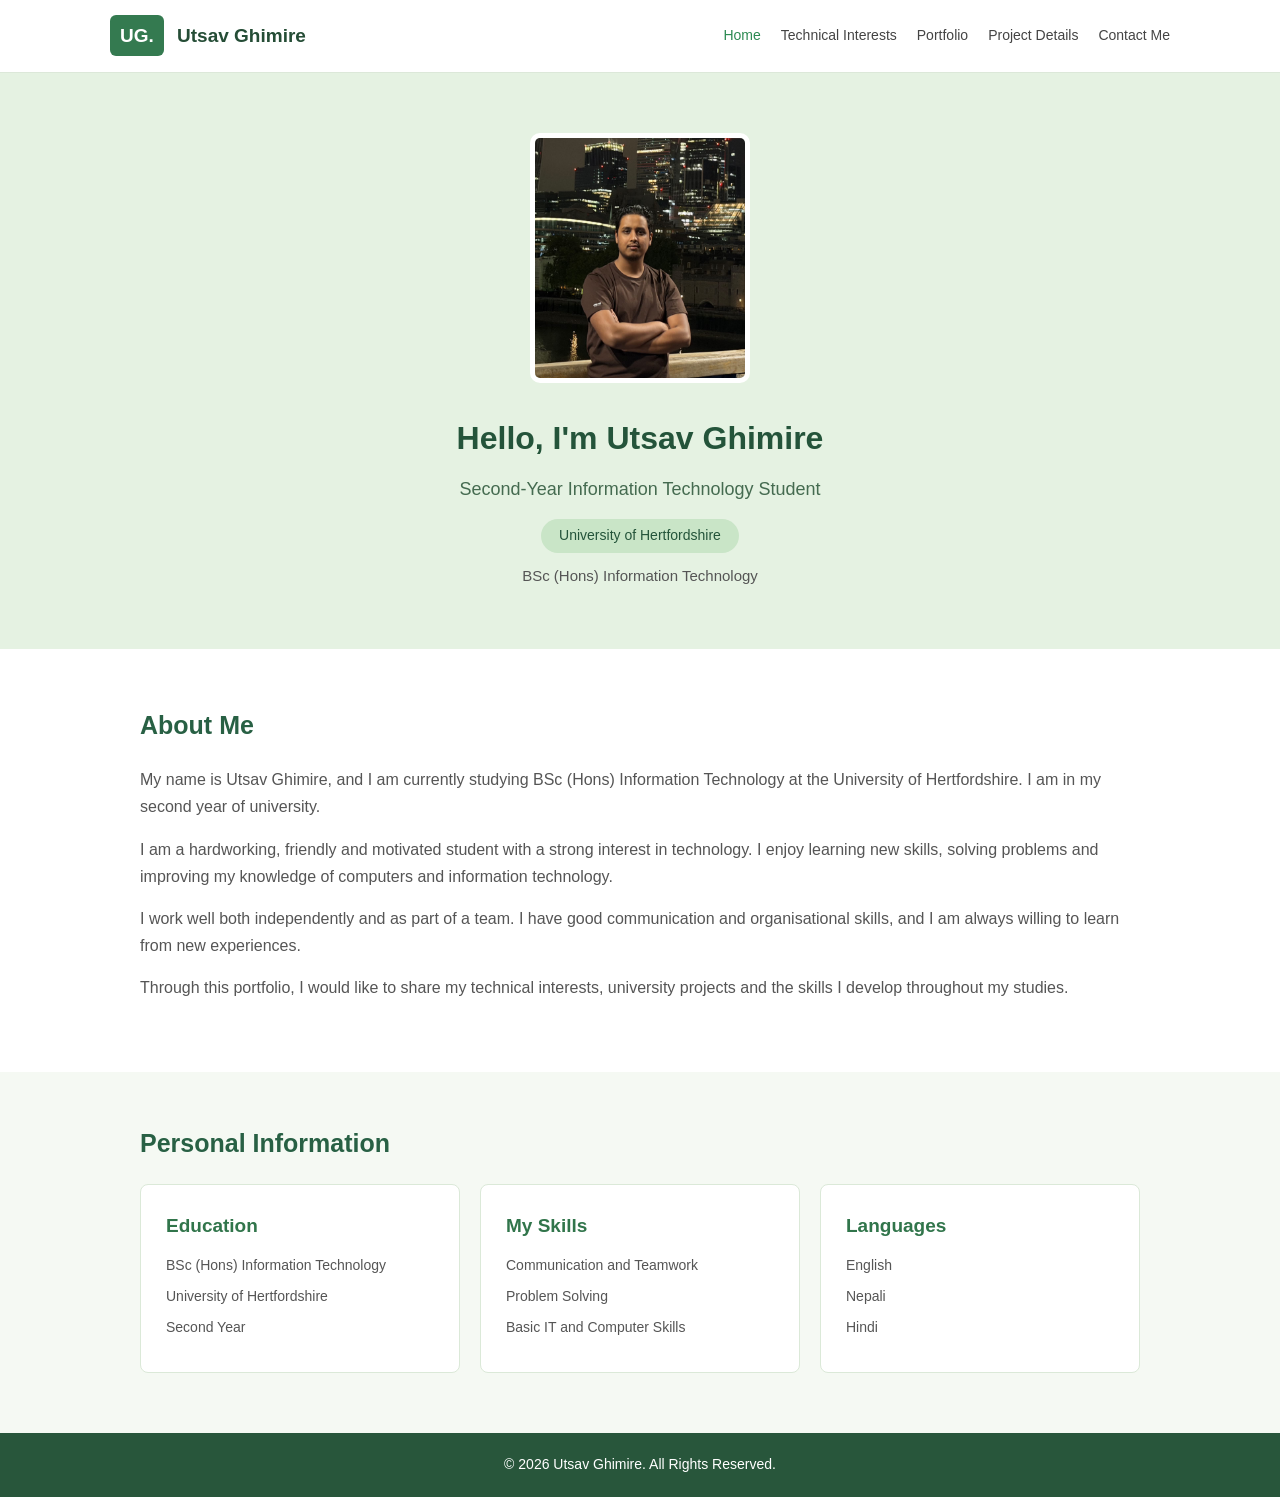
<file: index.html>
<!DOCTYPE html>
<html lang="en">
<head>
    <meta charset="UTF-8">
    <meta name="viewport" content="width=device-width, initial-scale=1.0">
    <title>Utsav Ghimire | Personal Portfolio</title>
    <link rel="stylesheet" href="css/style.css">
</head>
<body>

    <!-- Navigation -->
    <header>
        <nav class="navbar">
            <a href="index.html" class="logo">
                <span>UG.</span> Utsav Ghimire
            </a>

            <div class="nav-links">
                <a href="index.html" class="active">Home</a>
                <a href="technical-interests.html">Technical Interests</a>
                <a href="portfolio.html">Portfolio</a>
                <a href="project-details.html">Project Details</a>
                <a href="contact.html">Contact Me</a>
            </div>
        </nav>
    </header>

    <main>

        <!-- Profile Section -->
        <section class="profile">
            <div class="container">

                <img src="img/me.jpeg"
                     alt="Profile photograph of Utsav Ghimire"
                     class="profile-img">

                <h1>Hello, I'm Utsav Ghimire</h1>

                <p class="student-title">
                    Second-Year Information Technology Student
                </p>

                <p class="university">
                    University of Hertfordshire
                </p>

                <p class="degree">
                    BSc (Hons) Information Technology
                </p>

            </div>
        </section>

        <!-- About Me -->
        <section class="about">
            <div class="container">

                <h2>About Me</h2>

                <p>
                    My name is Utsav Ghimire, and I am currently
                    studying BSc (Hons) Information Technology
                    at the University of Hertfordshire.
                    I am in my second year of university.
                </p>

                <p>
                    I am a hardworking, friendly and motivated
                    student with a strong interest in technology.
                    I enjoy learning new skills, solving problems
                    and improving my knowledge of computers
                    and information technology.
                </p>

                <p>
                    I work well both independently and as part
                    of a team. I have good communication and
                    organisational skills, and I am always
                    willing to learn from new experiences.
                </p>

                <p>
                    Through this portfolio, I would like to
                    share my technical interests, university
                    projects and the skills I develop
                    throughout my studies.
                </p>

            </div>
        </section>

        <!-- Personal Information -->
        <section class="information">
            <div class="container">

                <h2>Personal Information</h2>

                <div class="info-grid">

                    <div class="info-box">
                        <h3>Education</h3>
                        <p>BSc (Hons) Information Technology</p>
                        <p>University of Hertfordshire</p>
                        <p>Second Year</p>
                    </div>

                    <div class="info-box">
                        <h3>My Skills</h3>
                        <p>Communication and Teamwork</p>
                        <p>Problem Solving</p>
                        <p>Basic IT and Computer Skills</p>
                    </div>

                    <div class="info-box">
                        <h3>Languages</h3>
                        <p>English</p>
                        <p>Nepali</p>
                        <p>Hindi</p>
                    </div>

                </div>
            </div>
        </section>

    </main>

    <!-- Footer -->
    <footer>
        <p>&copy; 2026 Utsav Ghimire. All Rights Reserved.</p>
    </footer>

</body>
</html>
</file>
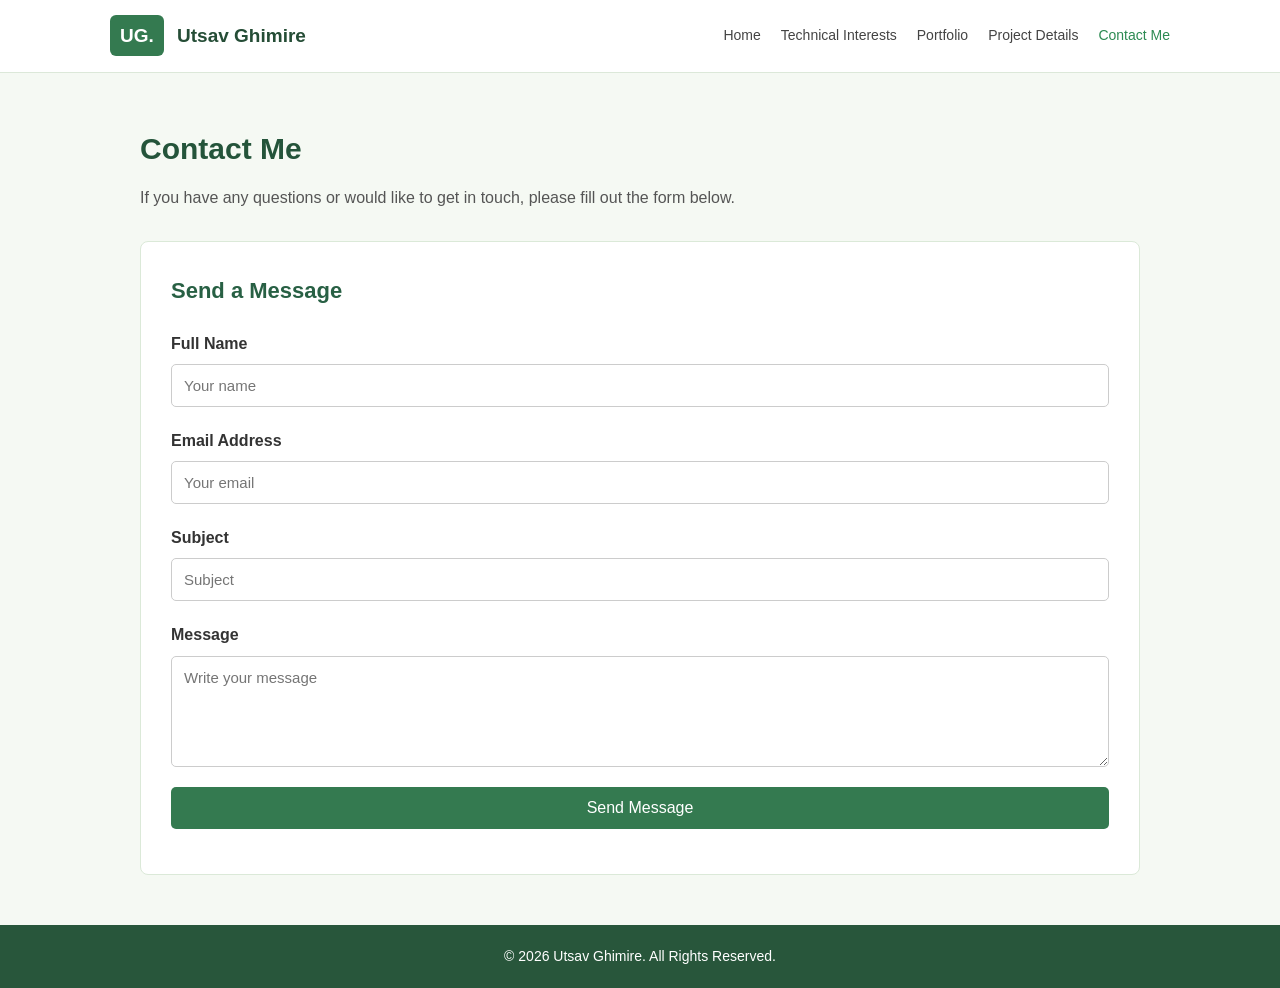
<file: contact.html>
<!DOCTYPE html>
<html lang="en">
<head>
    <meta charset="UTF-8">
    <meta name="viewport" content="width=device-width, initial-scale=1.0">
    <title>Utsav Ghimire | Personal Portfolio</title>
    <link rel="stylesheet" href="css/style.css">
</head>
<body>

    <!-- Navigation -->
    <header>
        <nav class="navbar">
            <a href="index.html" class="logo">
                <span>UG.</span> Utsav Ghimire
            </a>

            <div class="nav-links">
                <a href="index.html" >Home</a>
                <a href="technical-interests.html" >Technical Interests</a>
                <a href="portfolio.html" >Portfolio</a>
                <a href="project-details.html" >Project Details</a>
                <a href="contact.html" class="active">Contact Me</a>
            </div>
        </nav>
    </header>
    <!-- Contact Me Section -->
    <section class="contact">
        <div class="container">

            <h1>Contact Me</h1>
            <p class="contact-intro">
                If you have any questions or would like to
                get in touch, please fill out the form below.
            </p>

            <div class="contact-box">

                <h2>Send a Message</h2>

                <form id="contactForm" novalidate>

                    <label for="name">Full Name</label>
                    <input type="text" id="name"
                        name="name" placeholder="Your name"
                        autocomplete="name" required>

                    <label for="email">Email Address</label>
                    <input type="email" id="email"
                        name="email" placeholder="Your email"
                        autocomplete="email" required>

                    <label for="subject">Subject</label>
                    <input type="text" id="subject"
                        name="subject" placeholder="Subject"
                        required>

                    <label for="message">Message</label>
                    <textarea id="message" name="message"
                            rows="5"
                            placeholder="Write your message"
                            required></textarea>

                    <button type="submit">Send Message</button>

                    <p id="formMessage" role="status"
                    aria-live="polite"></p>

                </form>

            </div>
        </div>
    </section>
    <!-- Footer -->
    <footer>
        <p>&copy; 2026 Utsav Ghimire. All Rights Reserved.</p>
    </footer>
    <script>
        const form = document.getElementById("contactForm");

        form.addEventListener("submit", function(event) {
            event.preventDefault();

            const name = document.getElementById("name").value.trim();
            const email = document.getElementById("email").value.trim();
            const subject = document.getElementById("subject").value.trim();
            const message = document.getElementById("message").value.trim();

            if (name === "" || email === "" || subject === "" || message === "") {
                alert("Please fill in all fields.");
                return;
            }

            if (!email.includes("@") || !email.includes(".")) {
                alert("Please enter a valid email address.");
                return;
            }

            alert("Form validated successfully! This is a demo, so no message was sent.");
            form.reset();
        });
    </script>


</body>
</html>
</file>
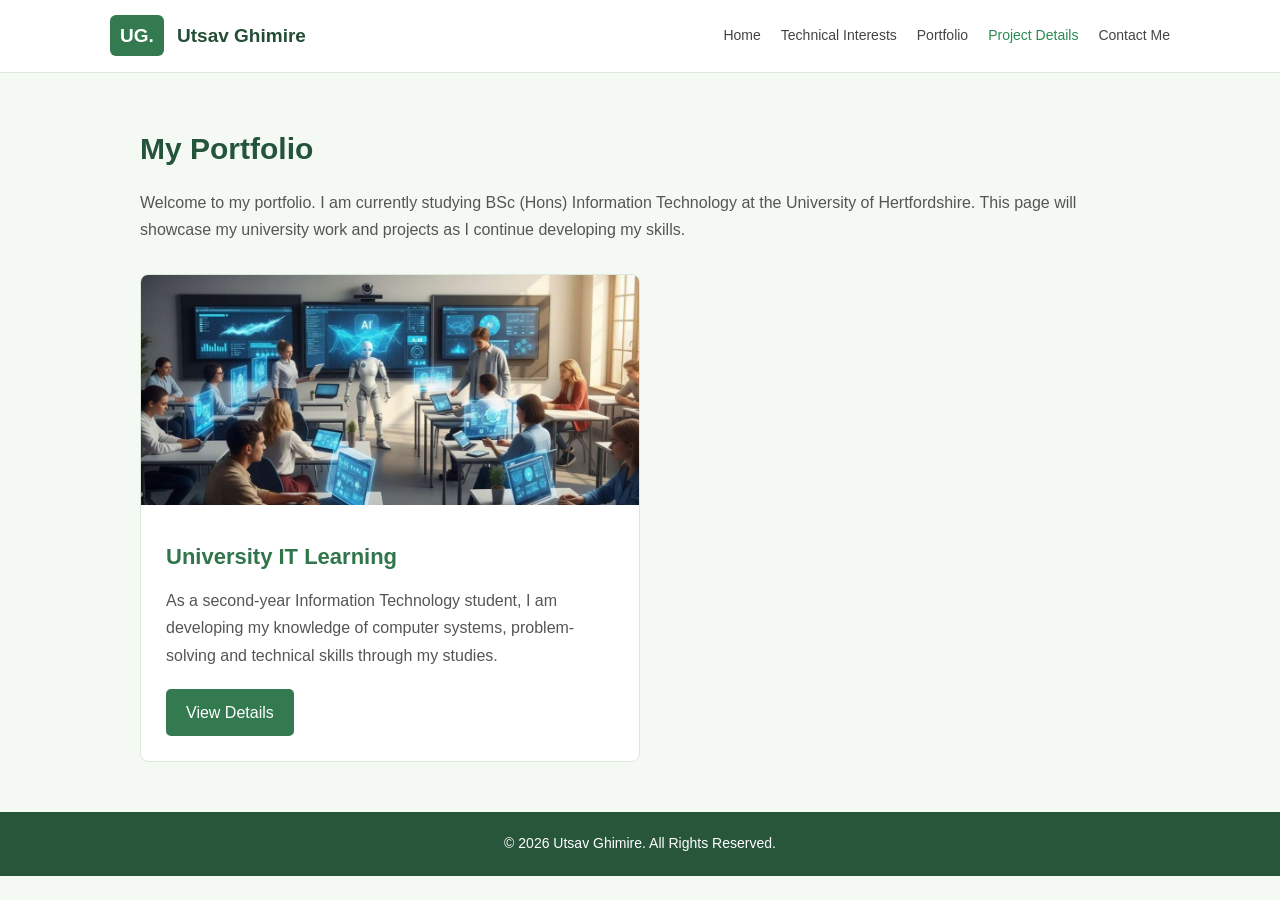
<file: portfolio.html>
<!DOCTYPE html>
<html lang="en">
<head>
    <meta charset="UTF-8">
    <meta name="viewport" content="width=device-width, initial-scale=1.0">
    <title>Utsav Ghimire | Personal Portfolio</title>
    <link rel="stylesheet" href="css/style.css">
</head>
<body>

    <!-- Navigation -->
    <header>
        <nav class="navbar">
            <a href="index.html" class="logo">
                <span>UG.</span> Utsav Ghimire
            </a>

            <div class="nav-links">
                <a href="index.html" >Home</a>
                <a href="technical-interests.html" >Technical Interests</a>
                <a href="portfolio.html" >Portfolio</a>
                <a href="project-details.html" class="active">Project Details</a>
                <a href="contact.html">Contact Me</a>
            </div>
        </nav>
    </header>

    <!-- Portfolio Section -->
    <section class="portfolio">
        <div class="container">

            <h1>My Portfolio</h1>
            <p class="portfolio-intro">
                Welcome to my portfolio. I am currently studying
                BSc (Hons) Information Technology at the
                University of Hertfordshire. This page will
                showcase my university work and projects
                as I continue developing my skills.
            </p>

            <div class="portfolio-card">
                <img src="img/IT.jfif"
                    alt="Laptop and computer workspace">

                <div class="portfolio-content">
                    <h2>University IT Learning</h2>

                    <p>
                        As a second-year Information Technology
                        student, I am developing my knowledge
                        of computer systems, problem-solving
                        and technical skills through my studies.
                    </p>

                    <a href="project-details.html" class="view-btn">
                        View Details
                    </a>
                </div>
            </div>

        </div>
    </section>

    <!-- Footer -->
    <footer>
        <p>&copy; 2026 Utsav Ghimire. All Rights Reserved.</p>
    </footer>

</body>
</html>
</file>
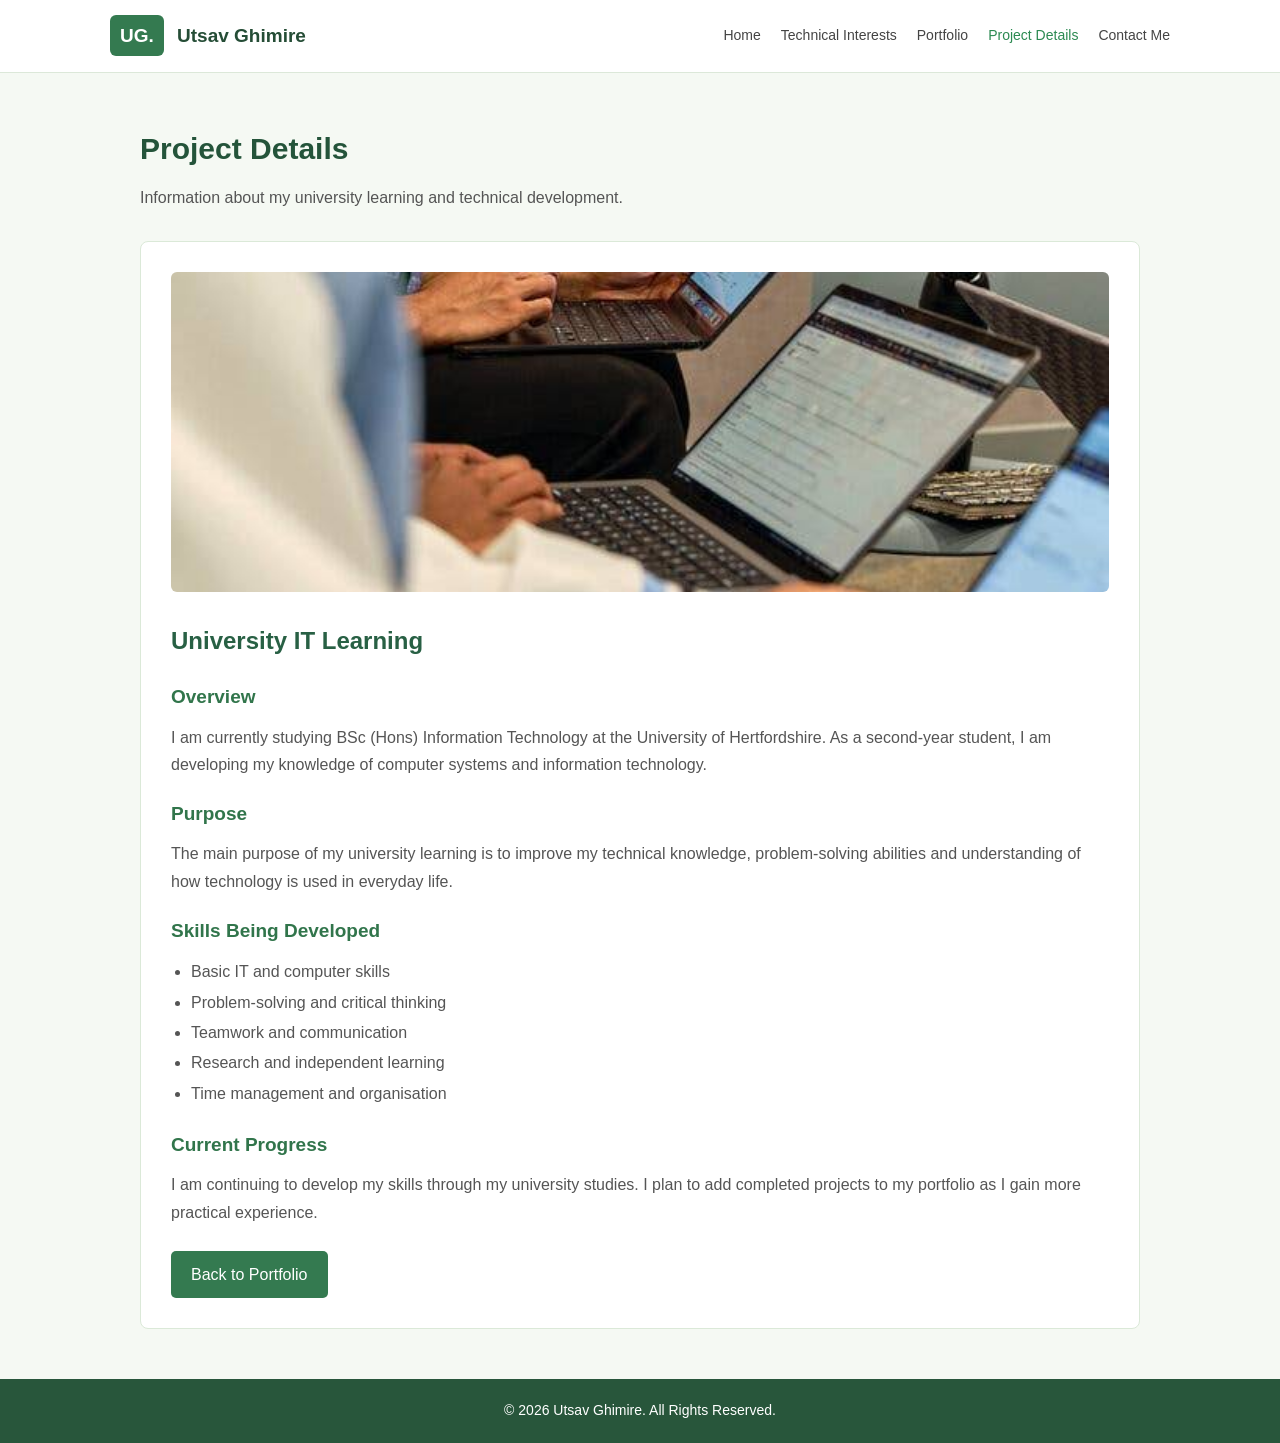
<file: project-details.html>
<!DOCTYPE html>
<html lang="en">
<head>
    <meta charset="UTF-8">
    <meta name="viewport" content="width=device-width, initial-scale=1.0">
    <title>Utsav Ghimire | Personal Portfolio</title>
    <link rel="stylesheet" href="css/style.css">
</head>
<body>

    <!-- Navigation -->
    <header>
        <nav class="navbar">
            <a href="index.html" class="logo">
                <span>UG.</span> Utsav Ghimire
            </a>

            <div class="nav-links">
                <a href="index.html" >Home</a>
                <a href="technical-interests.html" >Technical Interests</a>
                <a href="portfolio.html">Portfolio</a>
                <a href="project-details.html" class="active">Project Details</a>
                <a href="contact.html">Contact Me</a>
            </div>
        </nav>
    </header>
    <!-- Project Details Section -->
    <section class="project-details">
        <div class="container">

            <h1>Project Details</h1>
            <p class="project-intro">
                Information about my university learning
                and technical development.
            </p>

            <div class="project-box">

                <img src="img/IT project.jfif"
                    alt="Laptop and computer workspace">

                <h2>University IT Learning</h2>

                <h3>Overview</h3>
                <p>
                    I am currently studying BSc (Hons)
                    Information Technology at the University
                    of Hertfordshire. As a second-year student,
                    I am developing my knowledge of computer
                    systems and information technology.
                </p>

                <h3>Purpose</h3>
                <p>
                    The main purpose of my university learning
                    is to improve my technical knowledge,
                    problem-solving abilities and understanding
                    of how technology is used in everyday life.
                </p>

                <h3>Skills Being Developed</h3>
                <ul>
                    <li>Basic IT and computer skills</li>
                    <li>Problem-solving and critical thinking</li>
                    <li>Teamwork and communication</li>
                    <li>Research and independent learning</li>
                    <li>Time management and organisation</li>
                </ul>

                <h3>Current Progress</h3>
                <p>
                    I am continuing to develop my skills
                    through my university studies. I plan
                    to add completed projects to my portfolio
                    as I gain more practical experience.
                </p>

                <a href="portfolio.html" class="back-btn">
                    Back to Portfolio
                </a>

            </div>
        </div>
    </section>

    <!-- Footer -->
    <footer>
        <p>&copy; 2026 Utsav Ghimire. All Rights Reserved.</p>
    </footer>

</body>
</html>
</file>
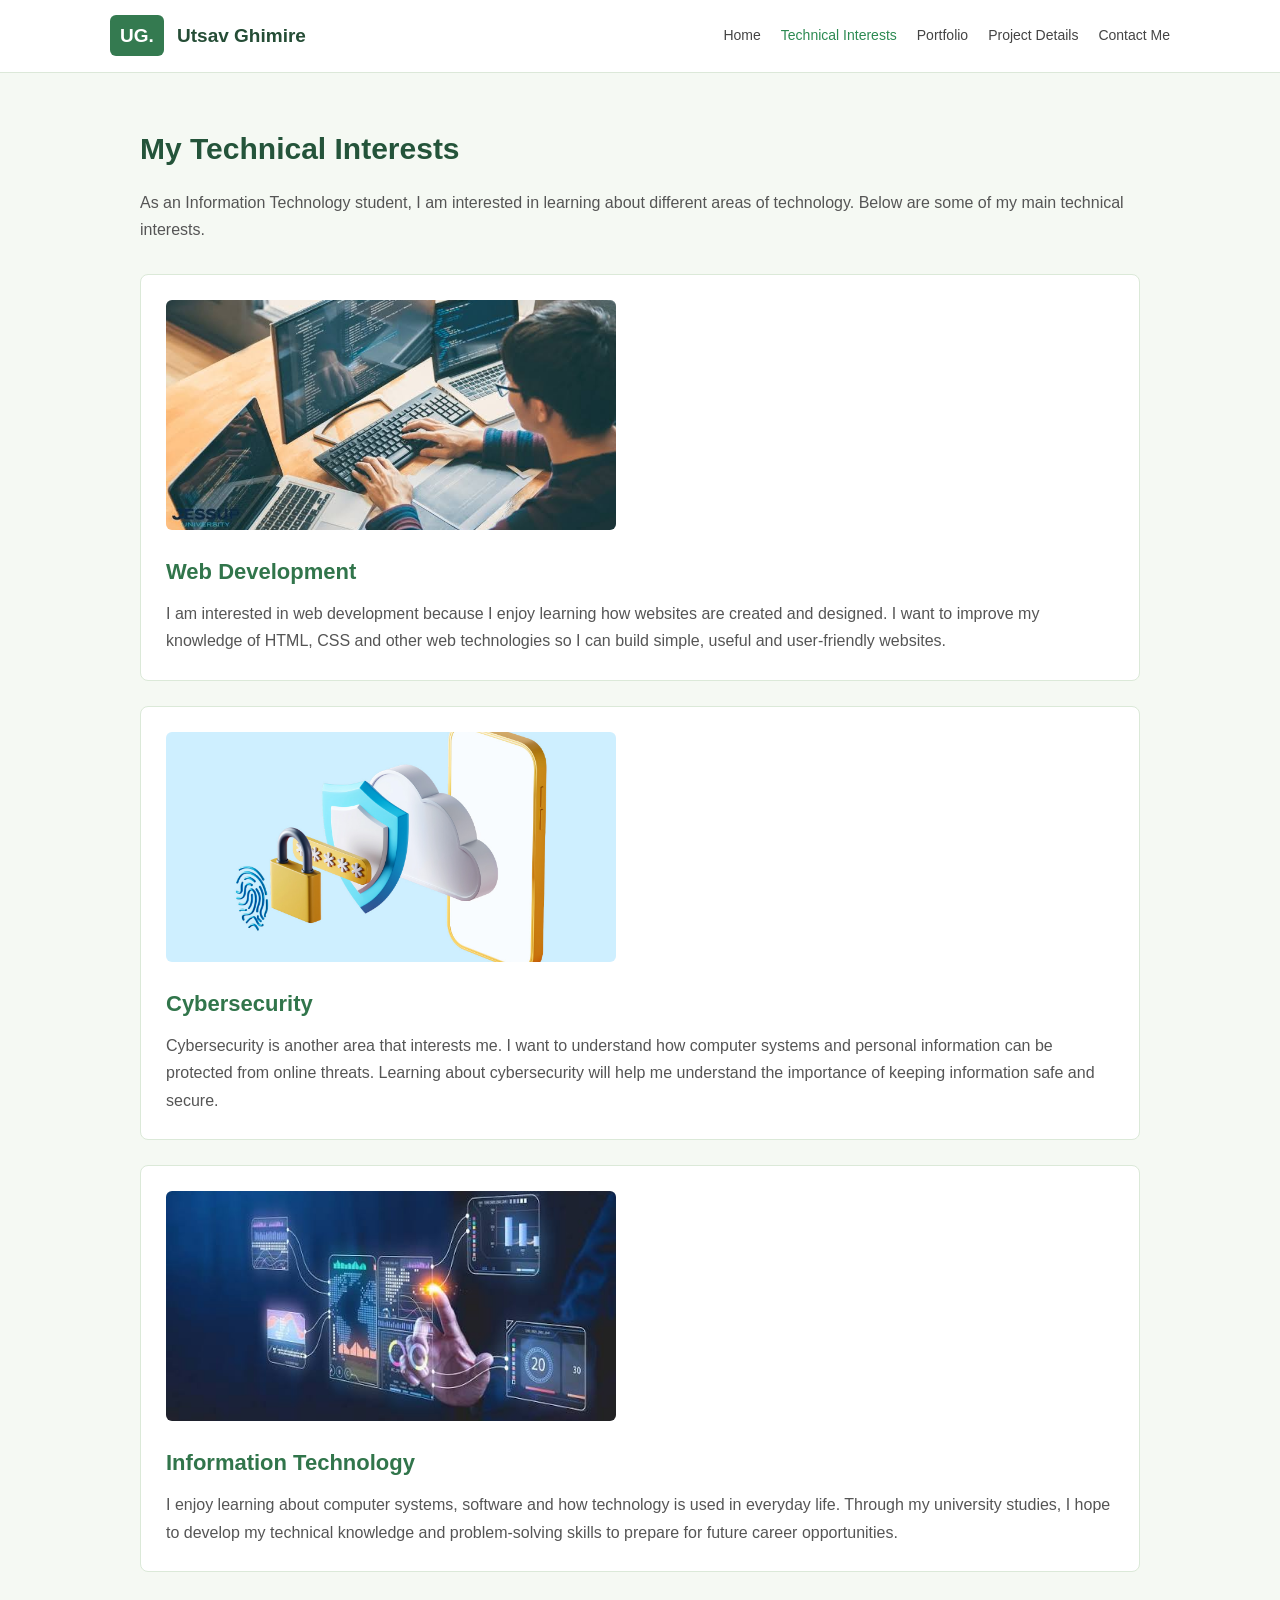
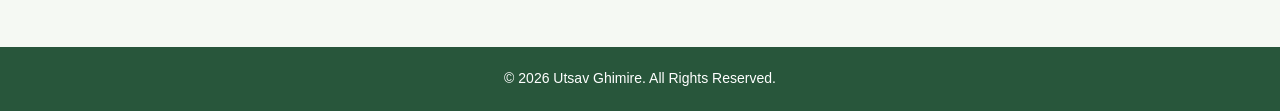
<file: technical-interests.html>
<!DOCTYPE html>
<html lang="en">
<head>
    <meta charset="UTF-8">
    <meta name="viewport" content="width=device-width, initial-scale=1.0">
    <title>Utsav Ghimire | Personal Portfolio</title>
    <link rel="stylesheet" href="css/style.css">
</head>
<body>

    <!-- Navigation -->
    <header>
        <nav class="navbar">
            <a href="index.html" class="logo">
                <span>UG.</span> Utsav Ghimire
            </a>

            <div class="nav-links">
                <a href="index.html" >Home</a>
                <a href="technical-interests.html" class="active">Technical Interests</a>
                <a href="portfolio.html">Portfolio</a>
                <a href="project-details.html">Project Details</a>
                <a href="contact.html">Contact Me</a>
            </div>
        </nav>
    </header>
    <!-- Technical Interests Section -->
    <section class="technical-interests">
        <div class="container">

            <h1>My Technical Interests</h1>
            <p class="interest-intro">
                As an Information Technology student, I am interested
                in learning about different areas of technology.
                Below are some of my main technical interests.
            </p>

            <!-- Web Development -->
            <div class="interest-box">
                <img src="img/web.jfif"
                    alt="Computer screen showing website code">

                <h2>Web Development</h2>
                <p>
                    I am interested in web development because I enjoy
                    learning how websites are created and designed.
                    I want to improve my knowledge of HTML, CSS and
                    other web technologies so I can build simple,
                    useful and user-friendly websites.
                </p>
            </div>

            <!-- Cybersecurity -->
            <div class="interest-box">
                <img src="img/cyber.jpg"
                    alt="Cybersecurity and digital security concept">

                <h2>Cybersecurity</h2>
                <p>
                    Cybersecurity is another area that interests me.
                    I want to understand how computer systems and
                    personal information can be protected from online
                    threats. Learning about cybersecurity will help
                    me understand the importance of keeping
                    information safe and secure.
                </p>
            </div>

            <!-- Information Technology -->
            <div class="interest-box">
                <img src="img/Information.jfif"
                    alt="Computer and information technology equipment">

                <h2>Information Technology</h2>
                <p>
                    I enjoy learning about computer systems,
                    software and how technology is used in everyday
                    life. Through my university studies, I hope to
                    develop my technical knowledge and problem-solving
                    skills to prepare for future career opportunities.
                </p>
            </div>

        </div>
    </section>
    <!-- Footer -->
    <footer>
        <p>&copy; 2026 Utsav Ghimire. All Rights Reserved.</p>
    </footer>

</body>
</html>
</file>
<file: css/style.css>
/* General Styling */
* {
    margin: 0;
    padding: 0;
    box-sizing: border-box;
}

body {
    font-family: Arial, sans-serif;
    background-color: #f5f9f3;
    color: #333;
    line-height: 1.7;
}

.container {
    width: 90%;
    max-width: 1000px;
    margin: auto;
}

/* Navigation */
header {
    background-color: #ffffff;
    border-bottom: 1px solid #dce8d9;
}

.navbar {
    max-width: 1100px;
    margin: auto;
    padding: 20px;
    display: flex;
    justify-content: space-between;
    align-items: center;
}

.logo {
    text-decoration: none;
    color: #254d36;
    font-size: 19px;
    font-weight: bold;
}

.logo span {
    background-color: #347a50;
    color: white;
    padding: 10px;
    border-radius: 6px;
    margin-right: 8px;
}

.nav-links {
    display: flex;
    gap: 20px;
}

.nav-links a {
    text-decoration: none;
    color: #444;
    font-size: 14px;
}

.nav-links a:hover,
.nav-links .active {
    color: #2c8a52;
}

/* Profile Section */
.profile {
    background-color: #e5f2e2;
    text-align: center;
    padding: 60px 20px;
}

.profile-img {
    width: 220px;
    height: 250px;
    object-fit: cover;
    border-radius: 10px;
    border: 5px solid white;
    margin-bottom: 20px;
}

.profile h1 {
    color: #24543a;
    font-size: 32px;
    margin-bottom: 8px;
}

.student-title {
    font-size: 18px;
    color: #456b50;
}

.university {
    display: inline-block;
    background-color: #c9e5c7;
    color: #24543a;
    padding: 5px 18px;
    border-radius: 20px;
    margin-top: 15px;
    font-size: 14px;
}

.degree {
    margin-top: 10px;
    font-size: 15px;
    color: #555;
}

/* About Section */
.about {
    padding: 55px 0;
    background-color: white;
}

h2 {
    font-size: 25px;
    color: #286044;
    margin-bottom: 20px;
}

.about p {
    margin-bottom: 15px;
    font-size: 16px;
    color: #555;
}

/* Personal Information */
.information {
    padding: 50px 0 60px;
}

.info-grid {
    display: grid;
    grid-template-columns: repeat(3, 1fr);
    gap: 20px;
}

.info-box {
    background-color: white;
    border: 1px solid #dbe9d8;
    border-radius: 8px;
    padding: 25px;
}

.info-box h3 {
    color: #31754b;
    margin-bottom: 12px;
    font-size: 19px;
}

.info-box p {
    font-size: 14px;
    color: #555;
    margin-bottom: 7px;
}

/* Technical Interests Page */
.technical-interests {
    padding: 50px 0;
}

.technical-interests h1 {
    color: #24543a;
    font-size: 30px;
    margin-bottom: 15px;
}

.interest-intro {
    color: #555;
    margin-bottom: 30px;
}

.interest-box {
    background-color: white;
    border: 1px solid #dbe9d8;
    border-radius: 8px;
    padding: 25px;
    margin-bottom: 25px;
}

.interest-box img {
    width: 100%;
    max-width: 450px;
    height: 230px;
    object-fit: cover;
    border-radius: 6px;
    margin-bottom: 15px;
}

.interest-box h2 {
    color: #31754b;
    font-size: 22px;
    margin-bottom: 10px;
}

.interest-box p {
    color: #555;
    font-size: 16px;
    line-height: 1.7;
}

/* Portfolio Page */
.portfolio {
    padding: 50px 0;
}

.portfolio h1 {
    color: #24543a;
    font-size: 30px;
    margin-bottom: 15px;
}

.portfolio-intro {
    color: #555;
    margin-bottom: 30px;
    line-height: 1.7;
}

.portfolio-card {
    background: white;
    border: 1px solid #dbe9d8;
    border-radius: 8px;
    overflow: hidden;
    max-width: 500px;
}

.portfolio-card img {
    width: 100%;
    height: 230px;
    object-fit: cover;
}

.portfolio-content {
    padding: 25px;
}

.portfolio-content h2 {
    color: #31754b;
    font-size: 22px;
    margin-bottom: 12px;
}

.portfolio-content p {
    color: #555;
    margin-bottom: 20px;
    line-height: 1.7;
}

.view-btn {
    display: inline-block;
    background: #347a50;
    color: white;
    padding: 10px 20px;
    border-radius: 5px;
    text-decoration: none;
}

.view-btn:hover {
    background: #24543a;
}

/* Project Details Page */
.project-details {
    padding: 50px 0;
}

.project-details h1 {
    color: #24543a;
    font-size: 30px;
    margin-bottom: 10px;
}

.project-intro {
    color: #555;
    margin-bottom: 30px;
}

.project-box {
    background: white;
    border: 1px solid #dbe9d8;
    border-radius: 8px;
    padding: 30px;
    max-width: 1500px;
}

.project-box img {
    width: 100%;
    max-height: 320px;
    object-fit: cover;
    border-radius: 6px;
    margin-bottom: 20px;
}

.project-box h2 {
    color: #286044;
    font-size: 24px;
    margin-bottom: 20px;
}

.project-box h3 {
    color: #31754b;
    font-size: 19px;
    margin: 20px 0 10px;
}

.project-box p {
    color: #555;
    line-height: 1.7;
}

.project-box ul {
    padding-left: 20px;
    color: #555;
    line-height: 1.9;
}

.back-btn {
    display: inline-block;
    margin-top: 25px;
    padding: 10px 20px;
    background: #347a50;
    color: white;
    text-decoration: none;
    border-radius: 5px;
}

.back-btn:hover {
    background: #24543a;
}

/* Contact Page */
.contact {
    padding: 50px 0;
}

.contact h1 {
    color: #24543a;
    font-size: 30px;
    margin-bottom: 10px;
}

.contact-intro {
    color: #555;
    margin-bottom: 30px;
}

.contact-box {
    background: white;
    border: 1px solid #dbe9d8;
    border-radius: 8px;
    padding: 30px;
    max-width: 1200px;
}

.contact-box h2 {
    font-size: 22px;
    margin-bottom: 20px;
}

.contact form {
    display: flex;
    flex-direction: column;
}

.contact label {
    color: #333;
    font-weight: bold;
    margin-bottom: 7px;
}

.contact input,
.contact textarea {
    width: 100%;
    padding: 12px;
    margin-bottom: 20px;
    border: 1px solid #ccc;
    border-radius: 5px;
    font-family: Arial, sans-serif;
    font-size: 15px;
}

.contact input:focus,
.contact textarea:focus {
    outline: 2px solid #347a50;
    outline-offset: 1px;
}

.contact button {
    background: #347a50;
    color: white;
    border: none;
    border-radius: 5px;
    padding: 12px 20px;
    font-size: 16px;
    cursor: pointer;
}

.contact button:hover {
    background: #24543a;
}

#formMessage {
    color: #286044;
    margin-top: 15px;
}

.contact-info {
    margin-top: 35px;
}

.contact-info h2 {
    font-size: 22px;
    margin-bottom: 12px;
}

.contact-info p {
    color: #555;
    margin-bottom: 8px;
}

.contact-info a {
    color: #286044;
}

/* Footer */
footer {
    background-color: #28563b;
    color: white;
    text-align: center;
    padding: 20px;
    font-size: 14px;
}
</file>
